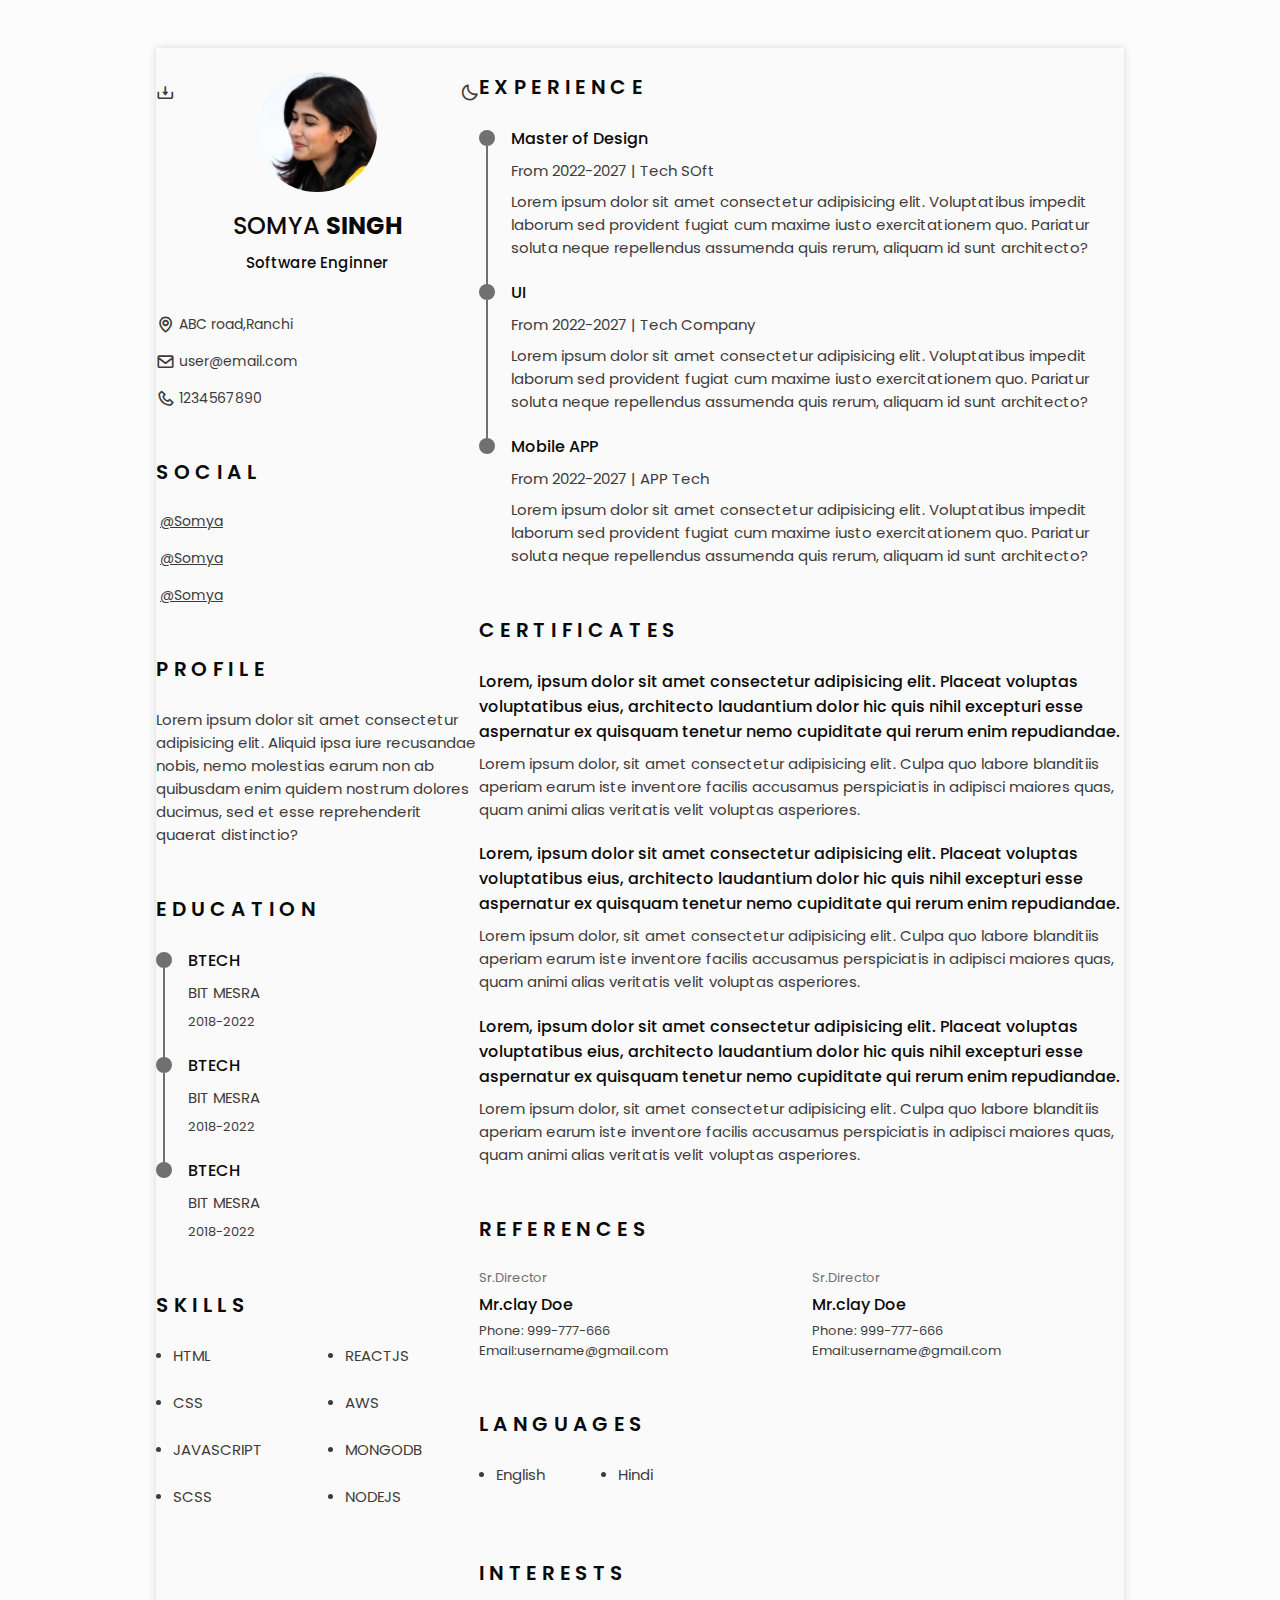
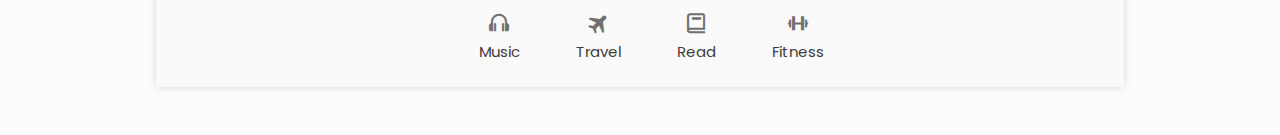
<file: Resume/index.html>
<!DOCTYPE html>
    <html lang="en">
    <head>
        <meta charset="UTF-8">
        <meta name="viewport" content="width=device-width, initial-scale=1.0">

        <!--========== BOX ICONS ==========-->
        <link rel="stylesheet"
  href="https://cdn.jsdelivr.net/npm/boxicons@latest/css/boxicons.min.css">

        <!--========== CSS ==========-->
        <link rel="stylesheet" href="style.css">

        <title>Responsive resume cv</title>
    </head>
    <body >
        <!--========== HEADER ==========-->
        <header class="l-header" id="header">
            <nav class="nav bd-container">
                <a class="nav_logo" href="#">SOMYA</a>
               
              
                <div class="nav_menu" id="nav_menu">
                  <ul class="nav_list">
                    <li class="nav_item">
                      <a class="nav_link active-link" href="#home">
                        <i class='bx bx-home nav_icon' ></i>Home
                      </a>
                    </li>
                    <li class="nav_item">
                        <a class="nav_link" href="#profile">
                            <i class='bx bx-user nav_icon' ></i>Profile
                        </a>
                      </li>
                      <li class="nav_item">
                        <a class="nav_link" href="#education">
                            <i class='bx bx-book nav_icon' ></i>Education
                        </a>
                      </li>
                      <li class="nav_item">
                        <a class="nav_link" href="#skill">
                            <i class='bx bx-receipt nav_icon' ></i>Skills
                        </a>
                      </li>
                      <li class="nav_item">
                        <a class="nav_link" href="#experience">
                            <i class='bx bx-briefcase-alt nav_icon' ></i>Experience
                        </a>
                      </li>
                      <li class="nav_item">
                        <a class="nav_link" href="#certificate">
                            <i class='bx bx-award nav_icon' ></i>Certificates
                        </a>
                      </li>
                      <li class="nav_item">
                        <a class="nav_link" href="#references">
                            <i class='bx bx-link-external nav_icon' ></i>References
                        </a>
                      </li>
                  </ul>
                  </div>
                  <div class="nav_toggle" id="nav-toggle">
                    <i class='bx bx-grid-alt ' ></i>
                  </div>
              </nav>
            
        </header>

        <main class="l-main bd-container">
            <!-- All elements within this div, is generated in PDF -->
            <div class="resume" id="area-cv">
                <div class="resume__left">
                
                    <!--========== HOME ==========-->
                    <section class="home" id="home">
                      <div class="home_container section bd-grid">
                        <div class="home_data  bd-grid">
                          <img src="cover.jpeg" alt="" srcset="" class="home_img">
                          <h1 class="home_title">SOMYA <b> SINGH</b></h1>
                          <h3 class="home_profession">Software Enginner</h3>
                          <div>
                            <a download="" href="resume.pdf" class="home_button-movil">Download</a>
                          </div>
                        </div>
                            <div class="home_address bd-grid">
                              <span class="home_information">
                                <i class="bx bx-map home_icon"></i>ABC road,Ranchi
                              </span>
                              <span class="home_information">
                                <i class="bx bx-envelope home_icon"></i>user@email.com
                              </span>
                              <span class="home_information">
                                <i class="bx bx-phone home_icon"></i>1234567890
                              </span>
  
                            </div>
  
                      </div>
                       <!-- Theme change button -->
                        
                       <i class="bx bx-moon change-theme" title="Theme" id="theme-button"></i>
    
                       <!-- Button to generate and download the pdf. Available for desktop. -->
                       <i class="bx bx-download generate-pdf" title="Generate PDF" id="resume-button"></i>
                      </section>  

                      <!--========== SOCIAL ==========-->
                    <section class="social section">
                      
                      <h2 class="section-title">SOCIAL</h2>

                      <div class="social_container bd-grid">
                        <a href="" target="_blank" class="social_link">
                          <i class="bx bx1-linkedin-square social_icon"></i>@Somya
                        </a>
                        <a href="" target="_blank"class="social_link">
                          <i class="bx bx1-facebook social_icon"></i>@Somya
                        </a>
                        <a href="" target="_blank" class="social_link">
                          <i class="bx bx1-instagram social_icon"></i>@Somya
                        </a>
                      </div>
                    </section>

                    <!--========== PROFILE ==========-->
                    <section class="profile section" id="profile">
                      <h2 class="section-title">Profile</h2>
                      <p class="profile_description">Lorem ipsum dolor sit amet consectetur adipisicing elit. Aliquid ipsa iure recusandae nobis, nemo molestias earum non ab quibusdam enim quidem nostrum dolores ducimus, sed et esse reprehenderit quaerat distinctio?</p>
                        
                    </section>
                    
                    <!--========== EDUCATION ==========-->
                    <section class="education section" id="education">
                      <h2 class="section-title">Education</h2>
                      <div class="education_container bd-grid">
                        <div class="education_content">
                          <div class="education_time">
                            <span class="education_rounder"></span>
                            <span class="education_line"></span>
                          </div>
                          <div class="education_data bd-grid">
                            <h3 class="education_title">BTECH </h3>
                            <span class="education_studies">BIT MESRA</span>
                            <span class="education_year">2018-2022</span>
                          </div>

                        </div>
                        <div class="education_content">
                          <div class="education_time">
                            <span class="education_rounder"></span>
                            <span class="education_line"></span>
                          </div>
                          <div class="education_data bd-grid">
                            <h3 class="education_title">BTECH </h3>
                            <span class="education_studies">BIT MESRA</span>
                            <span class="education_year">2018-2022</span>
                          </div>

                        </div>
                        <div class="education_content">
                          <div class="education_time">
                            <span class="education_rounder"></span>
                            <!-- <span class="education_line"></span> -->
                          </div>
                          <div class="education_data bd-grid">
                            <h3 class="education_title">BTECH </h3>
                            <span class="education_studies">BIT MESRA</span>
                            <span class="education_year">2018-2022</span>
                          </div>

                        </div>
                      </div>
                        
                    </section>


                    <!--========== SKILLS  ==========-->
                    <section class="skills section" id="skills">
                      <h2 class="section-title">Skills</h2>
                      <div class="skills_content bd-grid">
                        <ul class="skills_data">
                          <li class="skills_name">
                            <span class="skills_circle"></span>HTML
                          </li>
                          <li class="skills_name">
                            <span class="skills_circle"></span>CSS
                          </li>
                          <li class="skills_name">
                            <span class="skills_circle"></span>JAVASCRIPT
                          </li>
                          <li class="skills_name">
                            <span class="skills_circle"></span>SCSS
                          </li>
                        </ul>


                        <ul class="skills_data">
                          <li class="skills_name">
                            <span class="skills_circle"></span>REACTJS
                          </li>
                          <li class="skills_name">
                            <span class="skills_circle"></span>AWS
                          </li>
                          <li class="skills_name">
                            <span class="skills_circle"></span>MONGODB
                          </li>
                          <li class="skills_name">
                            <span class="skills_circle"></span>NODEJS
                          </li>
                        </ul>
                      </div>
                        
                    </section>

                </div>

                <div class="resume__right">
                    <!--========== EXPERIENCE ==========-->
                    <section class="experience section" id="experience">
                      <h2 class="section-title">Experience</h2>
                        <div class="experience_container bd-grid">
                          <div class="experience_content">
                            <div class="experience_time">
                              <span class="experience_rounder"></span>
                              <span class="experience_line"></span>
                            </div>
                            <div class="experience_data bd-grid">
                              <h3 class="experience_title">Master of Design</h3>
                              <span class="experience_comapny">From 2022-2027 | Tech SOft</span>
                              <p class="experience_description">Lorem ipsum dolor sit amet consectetur adipisicing elit. Voluptatibus impedit laborum sed provident fugiat cum maxime iusto exercitationem quo. Pariatur soluta neque repellendus assumenda quis rerum, aliquam id sunt architecto?</p>
                            </div>
                          </div>
                          <div class="experience_content">
                            <div class="experience_time">
                              <span class="experience_rounder"></span>
                              <span class="experience_line"></span>
                            </div>
                            <div class="experience_data bd-grid">
                              <h3 class="experience_title">UI</h3>
                              <span class="experience_comapny">From 2022-2027 | Tech Company</span>
                              <p class="experience_description">Lorem ipsum dolor sit amet consectetur adipisicing elit. Voluptatibus impedit laborum sed provident fugiat cum maxime iusto exercitationem quo. Pariatur soluta neque repellendus assumenda quis rerum, aliquam id sunt architecto?</p>
                            </div>
                          </div>
                          <div class="experience_content">
                            <div class="experience_time">
                              <span class="experience_rounder"></span>
                              <!-- <span class="experience_line"></span> -->
                            </div>
                            <div class="experience_data bd-grid">
                              <h3 class="experience_title">Mobile APP</h3>
                              <span class="experience_comapny">From 2022-2027 | APP Tech </span>
                              <p class="experience_description">Lorem ipsum dolor sit amet consectetur adipisicing elit. Voluptatibus impedit laborum sed provident fugiat cum maxime iusto exercitationem quo. Pariatur soluta neque repellendus assumenda quis rerum, aliquam id sunt architecto?</p>
                            </div>
                          </div>
                        </div>
                    </section>

                    <!--========== CERTIFICATES ==========-->
                    <section class="certificate section" id="certificates">
                      <h2 class="section-title">Certificates</h2>
                      <div class="certificate_container bd-grid">
                        <div class="certificate_content">
                          <h3 class="certificate_title">Lorem, ipsum dolor sit amet consectetur adipisicing elit. Placeat voluptas voluptatibus eius, architecto laudantium dolor hic quis nihil excepturi esse aspernatur ex quisquam tenetur nemo cupiditate qui rerum enim repudiandae.</h3>
                          <p class="certificate_description">Lorem ipsum dolor, sit amet consectetur adipisicing elit. Culpa quo labore blanditiis aperiam earum iste inventore facilis accusamus perspiciatis in adipisci maiores quas, quam animi alias veritatis velit voluptas asperiores.</p>
                        </div>
                        <div class="certificate_content">
                          <h3 class="certificate_title">Lorem, ipsum dolor sit amet consectetur adipisicing elit. Placeat voluptas voluptatibus eius, architecto laudantium dolor hic quis nihil excepturi esse aspernatur ex quisquam tenetur nemo cupiditate qui rerum enim repudiandae.</h3>
                          <p class="certificate_description">Lorem ipsum dolor, sit amet consectetur adipisicing elit. Culpa quo labore blanditiis aperiam earum iste inventore facilis accusamus perspiciatis in adipisci maiores quas, quam animi alias veritatis velit voluptas asperiores.</p>
                        </div>
                        <div class="certificate_content">
                          <h3 class="certificate_title">Lorem, ipsum dolor sit amet consectetur adipisicing elit. Placeat voluptas voluptatibus eius, architecto laudantium dolor hic quis nihil excepturi esse aspernatur ex quisquam tenetur nemo cupiditate qui rerum enim repudiandae.</h3>
                          <p class="certificate_description">Lorem ipsum dolor, sit amet consectetur adipisicing elit. Culpa quo labore blanditiis aperiam earum iste inventore facilis accusamus perspiciatis in adipisci maiores quas, quam animi alias veritatis velit voluptas asperiores.</p>
                        </div>
                      </div>
                        
                    </section>

                    <!--========== REFERENCES ==========-->
                    <section class="references section" id="references">
                      <h2 class="section-title">References</h2>
                      <div class="references_container bd-grid">
                        <div class="references_content bd-grid">
                          <span class="references_subtitle">Sr.Director</span>
                          <h3 class="references_title">Mr.clay Doe</h3>
                          <ul class="references_contact">
                            <li>Phone: 999-777-666</li>
                            <li>Email:username@gmail.com</li>
                          </ul>
                        </div>
                      
                      
                        <div class="references_content bd-grid">
                          <span class="references_subtitle">Sr.Director</span>
                          <h3 class="references_title">Mr.clay Doe</h3>
                          <ul class="references_contact">
                            <li>Phone: 999-777-666</li>
                            <li>Email:username@gmail.com</li>
                          </ul>
                        </div>
                      </div>
                      
                        
                    </section>

                    <!--========== LANGUAGES ==========-->
                    <section class="languages section">
                      <h2 class="section-title">Languages</h2>
                      <div class="languages_container">
                        <ul class="languages_content bd-grid">
                          <li class="languages_name">
                            <span class="languages_circle"></span>English
                          </li>
                          <li class="languages_name">
                            <span class="languages_circle"></span>Hindi
                          </li>
                        </ul>
                      </div>
                        
                    </section>
                    
                    <!--========== INTERESTS ==========-->
                    <section class="interests section">
                      <h2 class="section-title">Interests</h2>  
                      <div class="interests_container bd-grid">
                        <div class="interests_content">
                          <i class="bx bx-headphone interests_icon"></i>
                          <span class="interests_name">Music</span>
                        </div>
                        <div class="interests_content">
                          <i class="bx bxs-plane-alt interests_icon"></i>
                          <span class="interests_name">Travel</span>
                        </div>
                        <div class="interests_content">
                          <i class="bx bx-book interests_icon"></i>
                          <span class="interests_name">Read</span>
                        </div>
                        <div class="interests_content">
                          <i class="bx bx-dumbbell interests_icon"></i>
                          <span class="interests_name">Fitness</span>
                        </div>
                      </div>

                    </section>
                </div>
            </div>        
        </main>

        <!--========== SCROLL TOP ==========-->
        <a href="#" class="scrolltop" id="scroll-top">
          <i class="bx bx-up-arrow-alt scrolltop_icon"></i>
        </a>

        <!--========== HTML2PDF ==========-->
        <script src="html2pdf.bundle.min.js"></script>

        <!--========== MAIN JS ==========-->
        <script src="index.js"></script>
    </body>
</html>
</file>
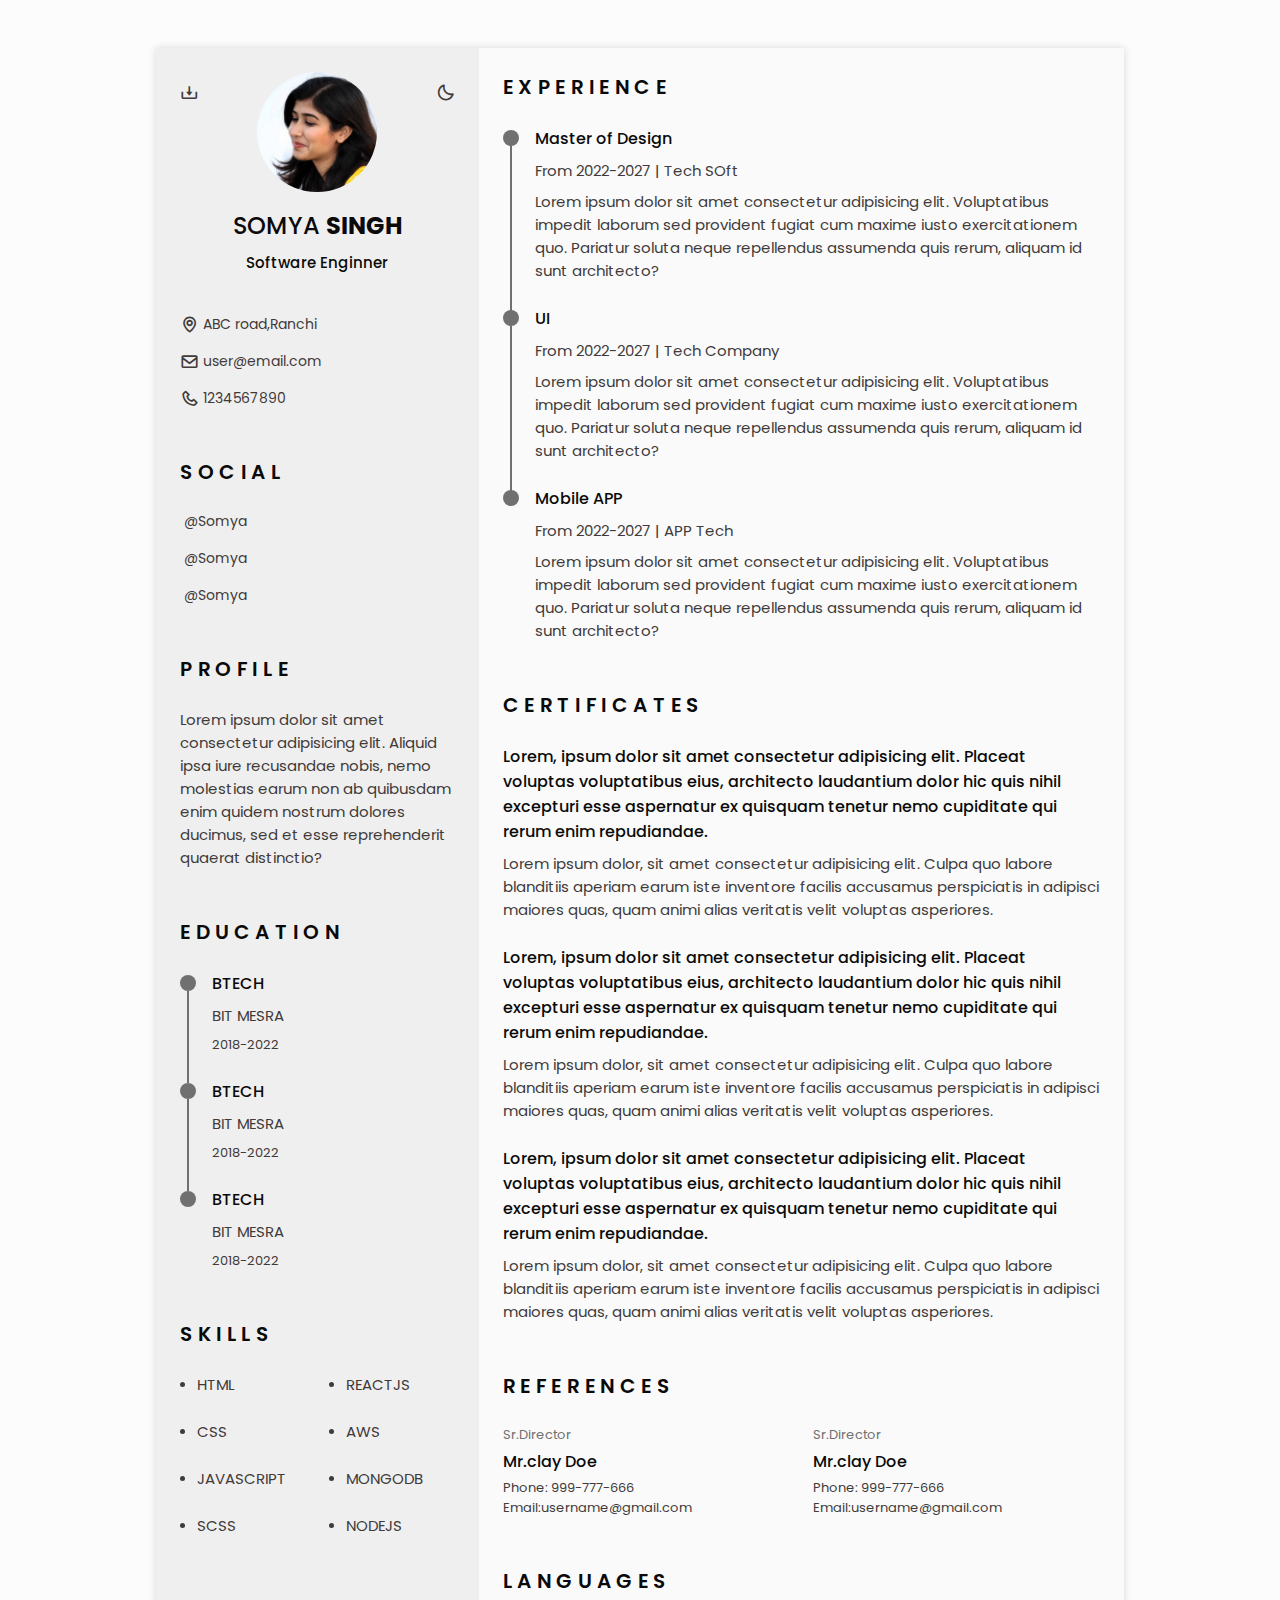
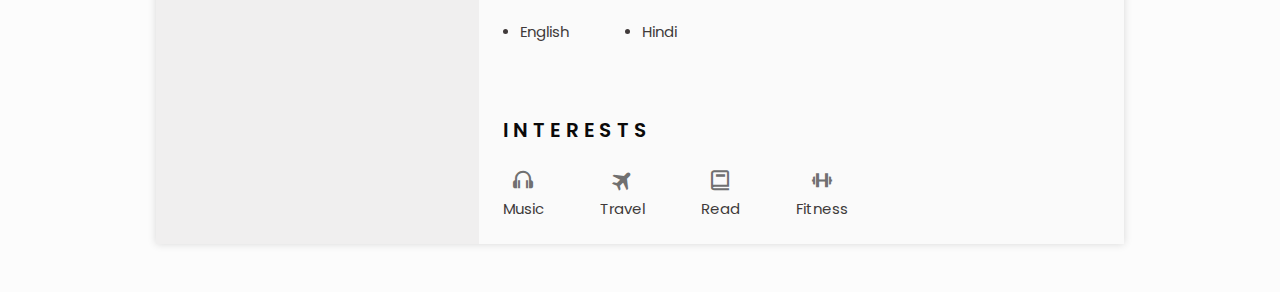
<file: Resume_Demo_code/index.html>
<!DOCTYPE html>
    <html lang="en">
    <head>
        <meta charset="UTF-8">
        <meta name="viewport" content="width=device-width, initial-scale=1.0">

        <!--========== BOX ICONS ==========-->
        <link rel="stylesheet"
  href="https://cdn.jsdelivr.net/npm/boxicons@latest/css/boxicons.min.css">

        <!--========== CSS ==========-->
        <link rel="stylesheet" href="style.css">

        <title>Responsive resume cv</title>
    </head>
    <body >
        <!--========== HEADER ==========-->
        <header class="l-header" id="header">
            <nav class="nav bd-container">
                <a class="nav_logo" href="#">SOMYA</a>
               
              
                <div class="nav_menu" id="nav-menu">
                  <ul class="nav_list">
                    <li class="nav_item">
                      <a class="nav_link active-link" href="#home">
                        <i class='bx bx-home nav_icon' ></i>Home
                      </a>
                    </li>
                    <li class="nav_item">
                        <a class="nav_link" href="#profile">
                            <i class='bx bx-user nav_icon' ></i>Profile
                        </a>
                      </li>
                      <li class="nav_item">
                        <a class="nav_link" href="#education">
                            <i class='bx bx-book nav_icon' ></i>Education
                        </a>
                      </li>
                      <li class="nav_item">
                        <a class="nav_link" href="#skills">
                            <i class='bx bx-receipt nav_icon' ></i>Skills
                        </a>
                      </li>
                      <li class="nav_item">
                        <a class="nav_link" href="#experience">
                            <i class='bx bx-briefcase-alt nav_icon' ></i>Experience
                        </a>
                      </li>
                      <li class="nav_item">
                        <a class="nav_link" href="#certificates">
                            <i class='bx bx-award nav_icon' ></i>Certificates
                        </a>
                      </li>
                      <li class="nav_item">
                        <a class="nav_link" href="#references">
                            <i class='bx bx-link-external nav_icon' ></i>References
                        </a>
                      </li>
                  </ul>
                  </div>
                  <div class="nav_toggle" id="nav-toggle">
                    <i class='bx bx-grid-alt ' ></i>
                  </div>
              </nav>
            
        </header>

        <main class="l-main bd-container">
            <!-- All elements within this div, is generated in PDF -->
            <div class="resume" id="area-cv">
                <div class="resume__left">
                
                    <!--========== HOME ==========-->
                    <section class="home" id="home">
                      <div class="home_container section bd-grid">
                        <div class="home_data  bd-grid">
                          <img src="cover.jpeg" alt="" srcset="" class="home_img">
                          <h1 class="home_title">SOMYA <b> SINGH</b></h1>
                          <h3 class="home_profession">Software Enginner</h3>
                          <div>
                            <a download="" href="resume.pdf" class="home_button-movil">Download</a>
                          </div>
                        </div>
                            <div class="home_address bd-grid">
                              <span class="home_information">
                                <i class="bx bx-map home_icon"></i>ABC road,Ranchi
                              </span>
                              <span class="home_information">
                                <i class="bx bx-envelope home_icon"></i>user@email.com
                              </span>
                              <span class="home_information">
                                <i class="bx bx-phone home_icon"></i>1234567890
                              </span>
  
                            </div>
  
                      </div>
                       <!-- Theme change button -->
                        
                       <i class="bx bx-moon change-theme" title="Theme" id="theme-button"></i>
    
                       <!-- Button to generate and download the pdf. Available for desktop. -->
                       <i class="bx bx-download generate-pdf" title="Generate PDF" id="resume-button"></i>
                      </section>  

                      <!--========== SOCIAL ==========-->
                    <section class="social section">
                      
                      <h2 class="section-title">SOCIAL</h2>

                      <div class="social_container bd-grid">
                        <a href="" target="_blank" class="social_link">
                          <i class="bx bx1-linkedin-square social_icon"></i>@Somya
                        </a>
                        <a href="" target="_blank"class="social_link">
                          <i class="bx bx1-facebook social_icon"></i>@Somya
                        </a>
                        <a href="" target="_blank" class="social_link">
                          <i class="bx bx1-instagram social_icon"></i>@Somya
                        </a>
                      </div>
                    </section>

                    <!--========== PROFILE ==========-->
                    <section class="profile section" id="profile">
                      <h2 class="section-title">Profile</h2>
                      <p class="profile_description ">Lorem ipsum dolor sit amet consectetur adipisicing elit. Aliquid ipsa iure recusandae nobis, nemo molestias earum non ab quibusdam enim quidem nostrum dolores ducimus, sed et esse reprehenderit quaerat distinctio?</p>
                        
                    </section>
                    
                    <!--========== EDUCATION ==========-->
                    <section class="education section" id="education">
                      <h2 class="section-title">Education</h2>
                      <div class="education_container bd-grid">
                        <div class="education_content">
                          <div class="education_time">
                            <span class="education_rounder"></span>
                            <span class="education_line"></span>
                          </div>
                          <div class="education_data bd-grid">
                            <h3 class="education_title">BTECH </h3>
                            <span class="education_studies">BIT MESRA</span>
                            <span class="education_year">2018-2022</span>
                          </div>

                        </div>
                        <div class="education_content">
                          <div class="education_time">
                            <span class="education_rounder"></span>
                            <span class="education_line"></span>
                          </div>
                          <div class="education_data bd-grid">
                            <h3 class="education_title">BTECH </h3>
                            <span class="education_studies">BIT MESRA</span>
                            <span class="education_year">2018-2022</span>
                          </div>

                        </div>
                        <div class="education_content">
                          <div class="education_time">
                            <span class="education_rounder"></span>
                            <!-- <span class="education_line"></span> -->
                          </div>
                          <div class="education_data bd-grid">
                            <h3 class="education_title">BTECH </h3>
                            <span class="education_studies">BIT MESRA</span>
                            <span class="education_year">2018-2022</span>
                          </div>

                        </div>
                      </div>
                        
                    </section>


                    <!--========== SKILLS  ==========-->
                    <section class="skills section" id="skills">
                      <h2 class="section-title">Skills</h2>
                      <div class="skills_content bd-grid">
                        <ul class="skills_data">
                          <li class="skills_name">
                            <span class="skills_circle"></span>HTML
                          </li>
                          <li class="skills_name">
                            <span class="skills_circle"></span>CSS
                          </li>
                          <li class="skills_name">
                            <span class="skills_circle"></span>JAVASCRIPT
                          </li>
                          <li class="skills_name">
                            <span class="skills_circle"></span>SCSS
                          </li>
                        </ul>


                        <ul class="skills_data">
                          <li class="skills_name">
                            <span class="skills_circle"></span>REACTJS
                          </li>
                          <li class="skills_name">
                            <span class="skills_circle"></span>AWS
                          </li>
                          <li class="skills_name">
                            <span class="skills_circle"></span>MONGODB
                          </li>
                          <li class="skills_name">
                            <span class="skills_circle"></span>NODEJS
                          </li>
                        </ul>
                      </div>
                        
                    </section>

                </div>

                <div class="resume__right">
                    <!--========== EXPERIENCE ==========-->
                    <section class="experience section" id="experience">
                      <h2 class="section-title">Experience</h2>
                        <div class="experience_container bd-grid">
                          <div class="experience_content">
                            <div class="experience_time">
                              <span class="experience_rounder"></span>
                              <span class="experience_line"></span>
                            </div>
                            <div class="experience_data bd-grid">
                              <h3 class="experience_title">Master of Design</h3>
                              <span class="experience_comapny">From 2022-2027 | Tech SOft</span>
                              <p class="experience_description ">Lorem ipsum dolor sit amet consectetur adipisicing elit. Voluptatibus impedit laborum sed provident fugiat cum maxime iusto exercitationem quo. Pariatur soluta neque repellendus assumenda quis rerum, aliquam id sunt architecto?</p>
                            </div>
                          </div>
                          <div class="experience_content">
                            <div class="experience_time">
                              <span class="experience_rounder"></span>
                              <span class="experience_line"></span>
                            </div>
                            <div class="experience_data bd-grid">
                              <h3 class="experience_title">UI</h3>
                              <span class="experience_comapny">From 2022-2027 | Tech Company</span>
                              <p class="experience_description ">Lorem ipsum dolor sit amet consectetur adipisicing elit. Voluptatibus impedit laborum sed provident fugiat cum maxime iusto exercitationem quo. Pariatur soluta neque repellendus assumenda quis rerum, aliquam id sunt architecto?</p>
                            </div>
                          </div>
                          <div class="experience_content">
                            <div class="experience_time">
                              <span class="experience_rounder"></span>
                              <!-- <span class="experience_line"></span> -->
                            </div>
                            <div class="experience_data bd-grid">
                              <h3 class="experience_title">Mobile APP</h3>
                              <span class="experience_comapny">From 2022-2027 | APP Tech </span>
                              <p class="experience_description ">Lorem ipsum dolor sit amet consectetur adipisicing elit. Voluptatibus impedit laborum sed provident fugiat cum maxime iusto exercitationem quo. Pariatur soluta neque repellendus assumenda quis rerum, aliquam id sunt architecto?</p>
                            </div>
                          </div>
                        </div>
                    </section>

                    <!--========== CERTIFICATES ==========-->
                    <section class="certificate section" id="certificates">
                      <h2 class="section-title">Certificates</h2>
                      <div class="certificate_container bd-grid">
                        <div class="certificate_content">
                          <h3 class="certificate_title ">Lorem, ipsum dolor sit amet consectetur adipisicing elit. Placeat voluptas voluptatibus eius, architecto laudantium dolor hic quis nihil excepturi esse aspernatur ex quisquam tenetur nemo cupiditate qui rerum enim repudiandae.</h3>
                          <p class="certificate_description ">Lorem ipsum dolor, sit amet consectetur adipisicing elit. Culpa quo labore blanditiis aperiam earum iste inventore facilis accusamus perspiciatis in adipisci maiores quas, quam animi alias veritatis velit voluptas asperiores.</p>
                        </div>
                        <div class="certificate_content">
                          <h3 class="certificate_title description">Lorem, ipsum dolor sit amet consectetur adipisicing elit. Placeat voluptas voluptatibus eius, architecto laudantium dolor hic quis nihil excepturi esse aspernatur ex quisquam tenetur nemo cupiditate qui rerum enim repudiandae.</h3>
                          <p class="certificate_description ">Lorem ipsum dolor, sit amet consectetur adipisicing elit. Culpa quo labore blanditiis aperiam earum iste inventore facilis accusamus perspiciatis in adipisci maiores quas, quam animi alias veritatis velit voluptas asperiores.</p>
                        </div>
                        <div class="certificate_content">
                          <h3 class="certificate_title description">Lorem, ipsum dolor sit amet consectetur adipisicing elit. Placeat voluptas voluptatibus eius, architecto laudantium dolor hic quis nihil excepturi esse aspernatur ex quisquam tenetur nemo cupiditate qui rerum enim repudiandae.</h3>
                          <p class="certificate_description ">Lorem ipsum dolor, sit amet consectetur adipisicing elit. Culpa quo labore blanditiis aperiam earum iste inventore facilis accusamus perspiciatis in adipisci maiores quas, quam animi alias veritatis velit voluptas asperiores.</p>
                        </div>
                      </div>
                        
                    </section>

                    <!--========== REFERENCES ==========-->
                    <section class="references section" id="references">
                      <h2 class="section-title">References</h2>
                      <div class="references_container bd-grid">
                        <div class="references_content bd-grid">
                          <span class="references_subtitle">Sr.Director</span>
                          <h3 class="references_title">Mr.clay Doe</h3>
                          <ul class="references_contact">
                            <li>Phone: 999-777-666</li>
                            <li>Email:username@gmail.com</li>
                          </ul>
                        </div>
                      
                      
                        <div class="references_content bd-grid">
                          <span class="references_subtitle">Sr.Director</span>
                          <h3 class="references_title">Mr.clay Doe</h3>
                          <ul class="references_contact">
                            <li>Phone: 999-777-666</li>
                            <li>Email:username@gmail.com</li>
                          </ul>
                        </div>
                      </div>
                      
                        
                    </section>

                    <!--========== LANGUAGES ==========-->
                    <section class="languages section">
                      <h2 class="section-title">Languages</h2>
                      <div class="languages_container">
                        <ul class="languages_content bd-grid">
                          <li class="languages_name">
                            <span class="languages_circle"></span>English
                          </li>
                          <li class="languages_name">
                            <span class="languages_circle"></span>Hindi
                          </li>
                        </ul>
                      </div>
                        
                    </section>
                    
                    <!--========== INTERESTS ==========-->
                    <section class="interests section">
                      <h2 class="section-title">Interests</h2>  
                      <div class="interests_container bd-grid">
                        <div class="interests_content">
                          <i class="bx bx-headphone interests_icon"></i>
                          <span class="interests_name">Music</span>
                        </div>
                        <div class="interests_content">
                          <i class="bx bxs-plane-alt interests_icon"></i>
                          <span class="interests_name">Travel</span>
                        </div>
                        <div class="interests_content">
                          <i class="bx bx-book interests_icon"></i>
                          <span class="interests_name">Read</span>
                        </div>
                        <div class="interests_content">
                          <i class="bx bx-dumbbell interests_icon"></i>
                          <span class="interests_name">Fitness</span>
                        </div>
                      </div>

                    </section>
                </div>
            </div>        
        </main>

        <!--========== SCROLL TOP ==========-->
        <a href="#" class="scrolltop" id="scroll-top">
          <i class="bx bx-up-arrow-alt scrolltop_icon"></i>
        </a>

        <!--========== HTML2PDF ==========-->
        <script src="html2pdf.bundle.min.js"></script>

        <!--========== MAIN JS ==========-->
        <script src="index.js"></script>
    </body>
</html>
</file>
<file: Resume/style.css>
/*===== GOOGLE FONTS =====*/
@import url('https://fonts.googleapis.com/css2?family=Poppins:wght@400;500;600&display=swap');

/*===== VARIABLES CSS =====*/
:root {
  --header-height: 3rem;
  
  /*========== Colors ==========*/
  --title-color: #0B0A0A;
  --text-color: #403A3A;
  --text-color-light: #707070;
  --container-color: #FAFAFA;
  --container-color-alt: #F0EFEF;
  --body-color: #FCFCFC;

  /*========== Font and typography ==========*/
  --body-font: 'Poppins', sans-serif;
  --h1-font-size: 1.5rem;
  --h2-font-size: 1.25rem;
  --h3-font-size: 1rem;
  --normal-font-size: .938rem;
  --small-font-size: .875rem;
  --smaller-font-size: .813rem;

  /*========== Font weight ==========*/
  --font-medium: 500;
  --font-semi-bold: 600;

  /*========== Margenes ==========*/
  --mb-1: .5rem;
  --mb-2: 1rem;
  --mb-3: 1.5rem;

  /*========== z index ==========*/
  --z-tooltip: 10;
  --z-fixed: 100;
}

/*========== BASE ==========*/
*::before,::after{
    box-sizing: border-box;
}
html{
    scroll-behavior: smooth;
}

/*========== Variables Dark theme ==========*/
body.dark-theme{
    --title-color: #F2F2F2;
  --text-color: #BFBFBF;
  
  --container-color: #212121;
  --container-color-alt: #181616;
  --body-color: #2B2B2B;

}

/*========== Button Dark/Light ==========*/

.change-theme{

    position:absolute;
    right: 0;
    top:2.2rem;
    display: flex;
    color:var(--text-color);
    font-size: 1.2rem;
    cursor: pointer;
}
.change-theme:hover{
    color: var(--title-color);
}

/*========== Font size variables to scale cv ==========*/

body.scale-cv{

    --h1-font-size: .938rem;
  --h2-font-size: .938rem;
  --h3-font-size: .875rem;
  --normal-font-size: .813rem;
  --small-font-size: .75rem;
  --smaller-font-size: .688rem;
}

/*========== Generate PDF button ==========*/

.generate-pdf{
    position: absolute;
    top: 2.2rem;
    left: 0;
    font-size: 1.2rem;
    color: var(--text-color);
    cursor: pointer;
    display: none;
}
.generate-pdf:hover{
    color: var(--title-color);
}

/*========== Classes modified to reduce size and print on A4 sheet ==========*/
.scale-cv .change-theme,
.scale-cv .generate-pdf{
    display: none;
}
.scale-cv .bd-container{
    max-width: 595px;
}
.scale-cv .section{
    padding: 1.5rem 0 .80rem;
}
.scale-cv .section-title{
    margin-bottom: .75rem;
}
.scale-cv .resume_left,
.scale-cv .resume_right{
    padding: 0 1rem ;
}
.scale-cv .home_img{
    width: 90px;
    height: 90px;
}
.scale-cv .home_container{
    gap: 1.5rem;
}
.scale-cv .home_data{
    gap: .25rem;
}
.scale-cv .home_address,
.scale-cv .social_container{
    gap: .75rem;
}
.scale-cv .home_icon,
.scale-cv .social_icon,
.scale-cv .interests_icon{
    font-size: 1rem;
}
.scale-cv .edcation_container,
.scale-cv .experience_container,
.scale-cv .certificate_container{
    gap: 1rem;
}
.scale-cv .education_time,
.scale-cv .experience_time{
    padding-right: .5rem;
}
.scale-cv .education_rounder,
.scale-cv .experience_rounder{
    width: 11px;
    height: 11px;
    margin-top: .22rem;
}
.scale-cv .education_line,
.scale-cv .experience_line{
    width: 1px;
    height: 110%;
    transform: translate(5px,0);
}
.scale-cv .education_data,
.scale-cv .experience_data{
    gap: .25rem;
}
.scale-cv .skills_name{
    margin-bottom: var(--mb-1);
}
.scale-cv .interests_container{
    column-gap: 2.5rem;
}
body{
    margin: 0 0 var(--header-height)0;
    padding: 0;
    font-family: var(--body-font);
    font-size: var(--normal-font-size);
    background-color: var(--body-color);
    color: var(--text-color);
}
h1,h2,h3,ul,p{
    margin: 0;
}
h1,h2,h3{
    color: var(--title-color);
    font-weight: var(--font-medium);
}
ul{
    padding: 0;
    list-style: none;
}
img{
    max-width: 100%;
    height: auto;
}

/*========== CLASS CSS ==========*/

.section{
    padding: 1.5rem 0;
}
.section-title{
    font-size: var(--h2-font-size);
    color: var(--title-color);
    font-weight: var(--font-semi-bold);
    text-transform: uppercase;
    letter-spacing: .35rem;
    text-align: center;
    margin-bottom: var(--mb-3);
}
/*========== LAYOUT ==========*/
.bd-container{

    max-width: 968px;
    width: calc(100% - 3rem);
    margin-left: var(--mb-3);
    margin-right: var(--mb-3);
}
.bd-grid{
    display: grid;
    gap: 1.3rem;
}
.l-header{
    width: 100%;
    position: fixed;
    bottom: 0;
    left: 0;
    z-index: var(--z-fixed);
    background-color: var(--body-color);
    box-shadow: 0 -1px 4px rgba(0,0,0,.1);
    transition: .3s;

}


/*========== NAV ==========*/
.nav{

    height: var(--header-height);
    display: flex;
    justify-content: center;
    align-items: center;
}
@media screen and (max-width:968px){
    .nav_menu{
        position: fixed;
        bottom: -100%;
        left: 0;
        width: 100%;
        padding: 2rem 1.5rem;
        background-color: var(--body-color);
        box-shadow: 0 1px 4px rgba(0,0,0,.1);
        border-radius: 1rem 1rem 0 0;
        z-index: var(--z-fixed);
        transition: .3s;
    }
}

.nav_logo,
.nav_toggle{
    color: var(--title-color);
    font-weight: var(--font-medium);

}
.nav_toggle{
    font-size: 1.2rem;
    cursor: pointer;
}
.nav_item{
    text-align: center;
}
.nav_list{
    display: grid;
    grid-template-columns:repeat(3,1fr) ;
    gap: 2rem;
}
.nav_link{
    display: flex;
    flex-direction: column;
    font-size: var(--smaller-font-size);
    color: var(--text-color-light);
    font-weight: var(--font-medium);
}
.nav_link:hover{

    color: var(--title-color);
}
.nav_icon{

    font-size: 1.2rem;
    margin-bottom: var(--mb-1);
}


/* Show menu */

.show-menu{
    bottom: var(--header-height);
}

/* Active menu link */
.active-link{
    color: var(--title-color);
}

/*========== HOME ==========*/
.home{
    position: relative;
}
.home_container{
    gap: 3rem;
}

.home_data{
    gap: .5rem;
    text-align: center;
}
.home_img{
    width: 120px;
    height: 120px;
    border-radius: 50%;
    justify-self: center;
    margin-bottom: var(--mb-1);
}
.home_title{
    font-size:var(--h1-font-size) ;
}
.home_profession{
    font-size: var(--normal-font-size);
    margin-bottom: var(--mb-1);
}
.home_address{
    gap: 1rem;
}
.home_information{
    display: flex;
    align-items: center;
    font-size: var(--small-font-size);
}
.home_icon{
    font-size: 1.2rem;
    margin-right: .25rem;
}
.home_button-movil{
    display: inline-block;
    border: 2px solid var(--text-color);
    color: var(--title-color);
    padding: 1rem 2rem;
    border-radius: .25rem;
    transition: .3s;
    font-weight: var(--font-medium);
    margin-top: var(--mb-3);
}
.home_button-movil:hover{

    background-color: var(--text-color);
    color: var(--container-color);
}
/*========== SOCIAL ==========*/
.social_container{
    grid-template-columns: max-content;
    gap: 1rem;
}
.social_link{
    display: inline-flex;
    align-items: center;
    font-size: var(--small-font-size);
    color: var(--text-color);
}
.social_link:hover{
    color: var(--title-color);
}
.social_icon{
    font-size: 1.2rem;
    margin-right: .25rem;
}
/*========== PROFILE ==========*/
.profile_description{
    text-align: center;
}


/*========== EDUCATION AND EXPERIENCE ==========*/
.education_content,.experience_content{
    display: flex;
}
.education_time,.experience_time{
    padding-right: 1rem;
}
.education_rounder,.experience_rounder{
    position: relative;
    display: block;
    width: 16px;
    height: 16px;
    background-color: var(--text-color-light);
    border-radius: 50%;
    margin-top: .25rem;
}
.education_line,.experience_line{
    display: block;
    width: 2px;
    height: 110%;
    background-color: var(--text-color-light);
    transform: translate(7px,0);
}
.education_data,.experience_data{
    gap:.5rem;
}
.education_title,.experience_title{
    font-size: var(--h3-font-size);
}
.edcation_studies,.experience_company{
    font-size: var(--small-font-size);
    color: var(--title-color);
}
.education_year{
    font-size: var(--smaller-font-size);
}


/*========== SKILLS AND LANGUAGES ==========*/
.skills_content,.languages_content{
    grid-template-columns: repeat(2, 1fr);
}
.languages_content{
    gap:0;
}
.skills_name,.languages_name{
    display: flex;
    align-items: center;
    margin-bottom: var(--mb-3);
}
.skills_circle,.languages_circle{
    display:inline-block;
    width: 5px;
    height: 5px;
    background-color: var(--text-color);
    border-radius: 50%;
    margin-right: .75rem;

}


/*========== CERTIFICATES ==========*/
.certificate_title{
    font-size: var(--h3-font-size);
    margin-bottom: var(--mb-1);
}

/*========== REFERENCES ==========*/
.references_content{
    gap: .25rem;
}
.references_subtitle{
    color:var(--text-color-light);
}
.references_subtitle,
.references_contact{
    font-size: var(--smaller-font-size);
}
.references_title{
    font-size: var(--h3-font-size);
}


/*========== INTERESTS ==========*/
.interests_container{
    grid-template-columns: repeat(3, 1fr);
    margin-top: var(--mb-2);
}
.interests_content{
    display: flex;
    flex-direction: column;
    align-items: center;
}
.interests_icon{

    font-size: 1.5rem;
    color: var(--text-color-light);
    margin-bottom: .25rem;
}

/* Scroll top */

.scrolltop{
    position: fixed;
    right: 1rem;
    bottom: -20%;
    display: flex;
    justify-content: center;
    align-items: center;
    padding: .3rem;
    background-color: var(--container-color-alt);
    border-radius: 4px;
    z-index: var(--z-tooltip);
    transition: .4s;
    visibility: hidden;
}
.scrolltop_icon{
    font-size: 1.2rem;
    color: var(--text-color);
}
.show-scroll{

    visibility: visible;
    bottom: 5rem;

}

/*========== MEDIA QUERIES ==========*/
/* For small devices, menu two columns */
@media screen and (max-wudth:320px)
{
    .nav_list{
        grid-template-columns: repeat(2,1fr);
        gap: 1rem .5rem;
    }
}

/* Classes modified for large screen size */
@media screen and (min-width:968px){

    body{
        margin:3rem 0;
    }
    .bd-container{
        margin-left: auto;
        margin-right: auto;
    }

    .l-header,
    .scrolltop{
        display: none;
    }
    .resume{

        display: grid;
        grid-template-columns: .5fr 1fr;
        background-color: var(--container-color);
        box-shadow: 0 0 8px rgba(13,12,12,.15);
    }
    .resume_left{
        background-color: var(--container-color-alt);
    }

    .resume_left,
    .resume_right{
        padding: 0 1.5rem;
    }

    .generate-pdf{
        display: inline-block;
    }
    .section-title,
    .profile_description{
        text-align: initial;
    }
    .home_container{
        gap: 1.5rem;
    }
    .home_button-movil{
        display: none;
    }
    .references_container{
        grid-template-columns: repeat(2, 1fr);
    }
    .languages_content{
        grid-template-columns: repeat(3,max-content);
        column-gap: 3.5rem;
    }
    .interests_container{
        grid-template-columns: repeat(4,max-content);
        column-gap: 3.5rem;
    }
}
</file>
<file: Resume_Demo_code/style.css>
/*===== GOOGLE FONTS =====*/
@import url('https://fonts.googleapis.com/css2?family=Poppins:wght@400;500;600&display=swap');

/*===== VARIABLES CSS =====*/
:root {
  --header-height: 3rem;
  
  /*========== Colors ==========*/
  --title-color: #0B0A0A;
  --text-color: #403A3A;
  --text-color-light: #707070;
  --container-color: #FAFAFA;
  --container-color-alt: #F0EFEF;
  --body-color: #FCFCFC;

  /*========== Font and typography ==========*/
  --body-font: 'Poppins', sans-serif;
  --h1-font-size: 1.5rem;
  --h2-font-size: 1.25rem;
  --h3-font-size: 1rem;
  --normal-font-size: .938rem;
  --small-font-size: .875rem;
  --smaller-font-size: .813rem;

  /*========== Font weight ==========*/
  --font-medium: 500;
  --font-semi-bold: 600;

  /*========== Margenes ==========*/
  --mb-1: .5rem;
  --mb-2: 1rem;
  --mb-3: 1.5rem;

  /*========== z index ==========*/
  --z-tooltip: 10;
  --z-fixed: 100;
}

/*========== BASE ==========*/
*,::before,::after{
    box-sizing: border-box;
  }
  html{
    scroll-behavior: smooth;
  }

/*========== Variables Dark theme ==========*/
body.dark-theme{
    --title-color: #F2F2F2;
  --text-color: #BFBFBF;
  
  --container-color: #212121;
  --container-color-alt: #181616;
  --body-color: #2B2B2B;

}

/*========== Button Dark/Light ==========*/

.change-theme{

    position:absolute;
    right: 0;
    top:2.2rem;
    display: flex;
    color:var(--text-color);
    font-size: 1.2rem;
    cursor: pointer;
}
.change-theme:hover{
    color: var(--title-color);
}

/*========== Font size variables to scale cv ==========*/

body.scale-cv{

    --h1-font-size: .938rem;
  --h2-font-size: .938rem;
  --h3-font-size: .875rem;
  --normal-font-size: .813rem;
  --small-font-size: .75rem;
  --smaller-font-size: .688rem;
}

/*========== Generate PDF button ==========*/

.generate-pdf{
    position: absolute;
    top: 2.2rem;
    left: 0;
    font-size: 1.2rem;
    color: var(--text-color);
    cursor: pointer;
    display: none;
}
.generate-pdf:hover{
    color: var(--title-color);
}

/*========== Classes modified to reduce size and print on A4 sheet ==========*/
.scale-cv .change-theme,
.scale-cv .generate-pdf{
    display: none;
}
.scale-cv .bd-container{
    max-width: 595px;
}
.scale-cv .section{
    padding: 1.5rem 0 .80rem;
}
.scale-cv .section-title{
    margin-bottom: .75rem;
}
.scale-cv .resume_left,
.scale-cv .resume_right{
    padding: 0 1rem ;
}
.scale-cv .home_img{
    width: 90px;
    height: 90px;
}
.scale-cv .home_container{
    gap: 1.5rem;
}
.scale-cv .home_data{
    gap: .25rem;
}
.scale-cv .home_address,
.scale-cv .social_container{
    gap: .75rem;
}
.scale-cv .home_icon,
.scale-cv .social_icon,
.scale-cv .interests_icon{
    font-size: 1rem;
}
.scale-cv .edcation_container,
.scale-cv .experience_container,
.scale-cv .certificate_container{
    gap: 1rem;
}
.scale-cv .education_time,
.scale-cv .experience_time{
    padding-right: .5rem;
}
.scale-cv .education_rounder,
.scale-cv .experience_rounder{
    width: 11px;
    height: 11px;
    margin-top: .22rem;
}
.scale-cv .education_line,
.scale-cv .experience_line{
    width: 1px;
    height: 110%;
    transform: translate(5px,0);
}
.scale-cv .education_data,
.scale-cv .experience_data{
    gap: .25rem;
}
.scale-cv .skills_name{
    margin-bottom: var(--mb-1);
}
.scale-cv .interests_container{
    column-gap: 2.5rem;
}
body{
    margin: 0 0 var(--header-height) 0;
    padding: 0;
    font-family: var(--body-font);
    font-size: var(--normal-font-size);
    background-color: var(--body-color);
    color: var(--text-color);
  }
  h1,h2,h3,ul,p{
    margin: 0;
  }
  h1,h2,h3{
    color: var(--title-color);
    font-weight: var(--font-medium);
  }
  ul{
    padding: 0;
    list-style: none;
  }
  a{
    text-decoration: none;
  }
  img{
    max-width: 100%;
    height: auto;
  }

/*========== CLASS CSS ==========*/

.section{
    padding: 1.5rem 0;
  }
  .section-title{
    font-size: var(--h2-font-size);
    color: var(--title-color);
    font-weight: var(--font-semi-bold);
    text-transform: uppercase;
    letter-spacing: .35rem;
    text-align: center;
    margin-bottom: var(--mb-3);
  }
  
/*========== LAYOUT ==========*/
.bd-container{

    max-width: 968px;
    width: calc(100% - 3rem);
    margin-left: var(--mb-3);
    margin-right: var(--mb-3);
  }
  .bd-grid{
    display: grid;
    gap: 1.5rem;
  }
  .l-header{
    width: 100%;
    position: fixed;
    bottom: 0;
    left: 0;
    z-index: var(--z-fixed);
    background-color: var(--body-color);
    box-shadow: 0 -1px 4px rgba(0,0,0,.1);
    transition: .3s;
  
  }

/*========== NAV ==========*/
.nav{

    height: var(--header-height);
    display: flex;
    justify-content: space-between;
    align-items: center;
  }
  @media screen and (max-width:968px){
    .nav_menu{
        position: fixed;
        bottom: -100%;
        left: 0;
        width: 100%;
        padding: 2rem 1.5rem;
        background-color: var(--body-color);
        box-shadow: 0 1px 4px rgba(0,0,0,.1);
        border-radius: 1rem 1rem 0 0;
        z-index: var(--z-fixed);
        transition: .3s;
    }
  }
  
  .nav_logo,
  .nav_toggle{
    color: var(--title-color);
    font-weight: var(--font-medium);
  
  }
  .nav_toggle{
    font-size: 1.2rem;
    cursor: pointer;
  } 
   .nav_item{
    text-align: center;
  }
  .nav_list{
    display: grid;
    grid-template-columns:repeat(3,1fr) ;
    gap: 2rem;
  }
  .nav_link{
    display: flex;
    flex-direction: column;
    font-size: var(--smaller-font-size);
    color: var(--text-color-light);
    font-weight: var(--font-medium);
  }
  .nav_link:hover{
  
    color: var(--title-color);
  }
  .nav_icon{
  
    font-size: 1.2rem;
    margin-bottom: var(--mb-1);
  }
  
/* Show menu */

.show-menu{
    bottom: var(--header-height);
}

/* Active menu link */
.active-link{
    color: var(--title-color);
}

/*========== HOME ==========*/
.home{
    position: relative;
}
.home_container{
    gap: 3rem;
}

.home_data{
    gap: .5rem;
    text-align: center;
}
.home_img{
    width: 120px;
    height: 120px;
    border-radius: 50%;
    justify-self: center;
    margin-bottom: var(--mb-1);
}
.home_title{
    font-size:var(--h1-font-size) ;
}
.home_profession{
    font-size: var(--normal-font-size);
    margin-bottom: var(--mb-1);
}
.home_address{
    gap: 1rem;
}
.home_information{
    display: flex;
    align-items: center;
    font-size: var(--small-font-size);
}
.home_icon{
    font-size: 1.2rem;
    margin-right: .25rem;
}
.home_button-movil{
    display: inline-block;
    border: 2px solid var(--text-color);
    color: var(--title-color);
    padding: 1rem 2rem;
    border-radius: .25rem;
    transition: .3s;
    font-weight: var(--font-medium);
    margin-top: var(--mb-3);
}
.home_button-movil:hover{

    background-color: var(--text-color);
    color: var(--container-color);
}
/*========== SOCIAL ==========*/
.social_container{
    grid-template-columns: max-content;
    gap: 1rem;
}
.social_link{
    display: inline-flex;
    align-items: center;
    font-size: var(--small-font-size);
    color: var(--text-color);
}
.social_link:hover{
    color: var(--title-color);
}
.social_icon{
    font-size: 1.2rem;
    margin-right: .25rem;
}
/*========== PROFILE ==========*/
.profile_description{
    text-align: center;
}


/*========== EDUCATION AND EXPERIENCE ==========*/
.education_content,.experience_content{
    display: flex;
}
.education_time,.experience_time{
    padding-right: 1rem;
}
.education_rounder,.experience_rounder{
    position: relative;
    display: block;
    width: 16px;
    height: 16px;
    background-color: var(--text-color-light);
    border-radius: 50%;
    margin-top: .25rem;
}
.education_line,.experience_line{
    display: block;
    width: 2px;
    height: 110%;
    background-color: var(--text-color-light);
    transform: translate(7px,0);
}
.education_data,.experience_data{
    gap:.5rem;
}
.education_title,.experience_title{
    font-size: var(--h3-font-size);
}
.edcation_studies,.experience_company{
    font-size: var(--small-font-size);
    color: var(--title-color);
}
.education_year{
    font-size: var(--smaller-font-size);
}


/*========== SKILLS AND LANGUAGES ==========*/
.skills_content,.languages_content{
    grid-template-columns: repeat(2, 1fr);
}
.languages_content{
    gap:0;
}
.skills_name,.languages_name{
    display: flex;
    align-items: center;
    margin-bottom: var(--mb-3);
}
.skills_circle,.languages_circle{
    display:inline-block;
    width: 5px;
    height: 5px;
    background-color: var(--text-color);
    border-radius: 50%;
    margin-right: .75rem;

}


/*========== CERTIFICATES ==========*/
.certificate_title{
    font-size: var(--h3-font-size);
    margin-bottom: var(--mb-1);
}

/*========== REFERENCES ==========*/
.references_content{
    gap: .25rem;
}
.references_subtitle{
    color:var(--text-color-light);
}
.references_subtitle,
.references_contact{
    font-size: var(--smaller-font-size);
}
.references_title{
    font-size: var(--h3-font-size);
}


/*========== INTERESTS ==========*/
.interests_container{
    grid-template-columns: repeat(3, 1fr);
    margin-top: var(--mb-2);
}
.interests_content{
    display: flex;
    flex-direction: column;
    align-items: center;
}
.interests_icon{

    font-size: 1.5rem;
    color: var(--text-color-light);
    margin-bottom: .25rem;
}

/* Scroll top */

.scrolltop{
    position: fixed;
    right: 1rem;
    bottom: -20%;
    display: flex;
    justify-content: center;
    align-items: center;
    padding: .3rem;
    background-color: var(--container-color-alt);
    border-radius: 4px;
    z-index: var(--z-tooltip);
    transition: .4s;
    visibility: hidden;
}
.scrolltop_icon{
    font-size: 1.2rem;
    color: var(--text-color);
}
.show-scroll{

    visibility: visible;
    bottom: 5rem;

}

/*========== MEDIA QUERIES ==========*/
/* For small devices, menu two columns */
@media screen and (max-wudth:320px)
{
    .nav_list{
        grid-template-columns: repeat(2,1fr);
        gap: 1rem .5rem;
    }
}

/* Classes modified for large screen size */
@media screen and (min-width:968px){

    body{
        margin:3rem 0;
    }
    .bd-container{
        margin-left: auto;
        margin-right: auto;
    }

    .l-header,
    .scrolltop{
        display: none;
    }
    .resume{

        display: grid;
        grid-template-columns: .5fr 1fr;
        background-color: var(--container-color);
        box-shadow: 0 0 8px rgba(13,12,12,.15);
    }
     .resume__left{
        background-color: var(--container-color-alt);
    }

    .resume__left,
    .resume__right{
        padding: 0 1.5rem;
    }

    .generate-pdf{
        display: inline-block;
    }
    .section-title,
    .profile_description
    {
        text-align: initial; 
        
     } 
     .languages_container{
        text-align: center;
    }
    .home_container{
        gap: 1.5rem;
    }
    .home_button-movil{
        display: none;
    }
    .references_container{
        grid-template-columns: repeat(2, 1fr);
    }
    .languages_content{
        grid-template-columns: repeat(3,max-content);
        column-gap: 3.5rem;
    }
    .interests_container{
        grid-template-columns: repeat(4,max-content);
        column-gap: 3.5rem;
    } 
}
</file>
